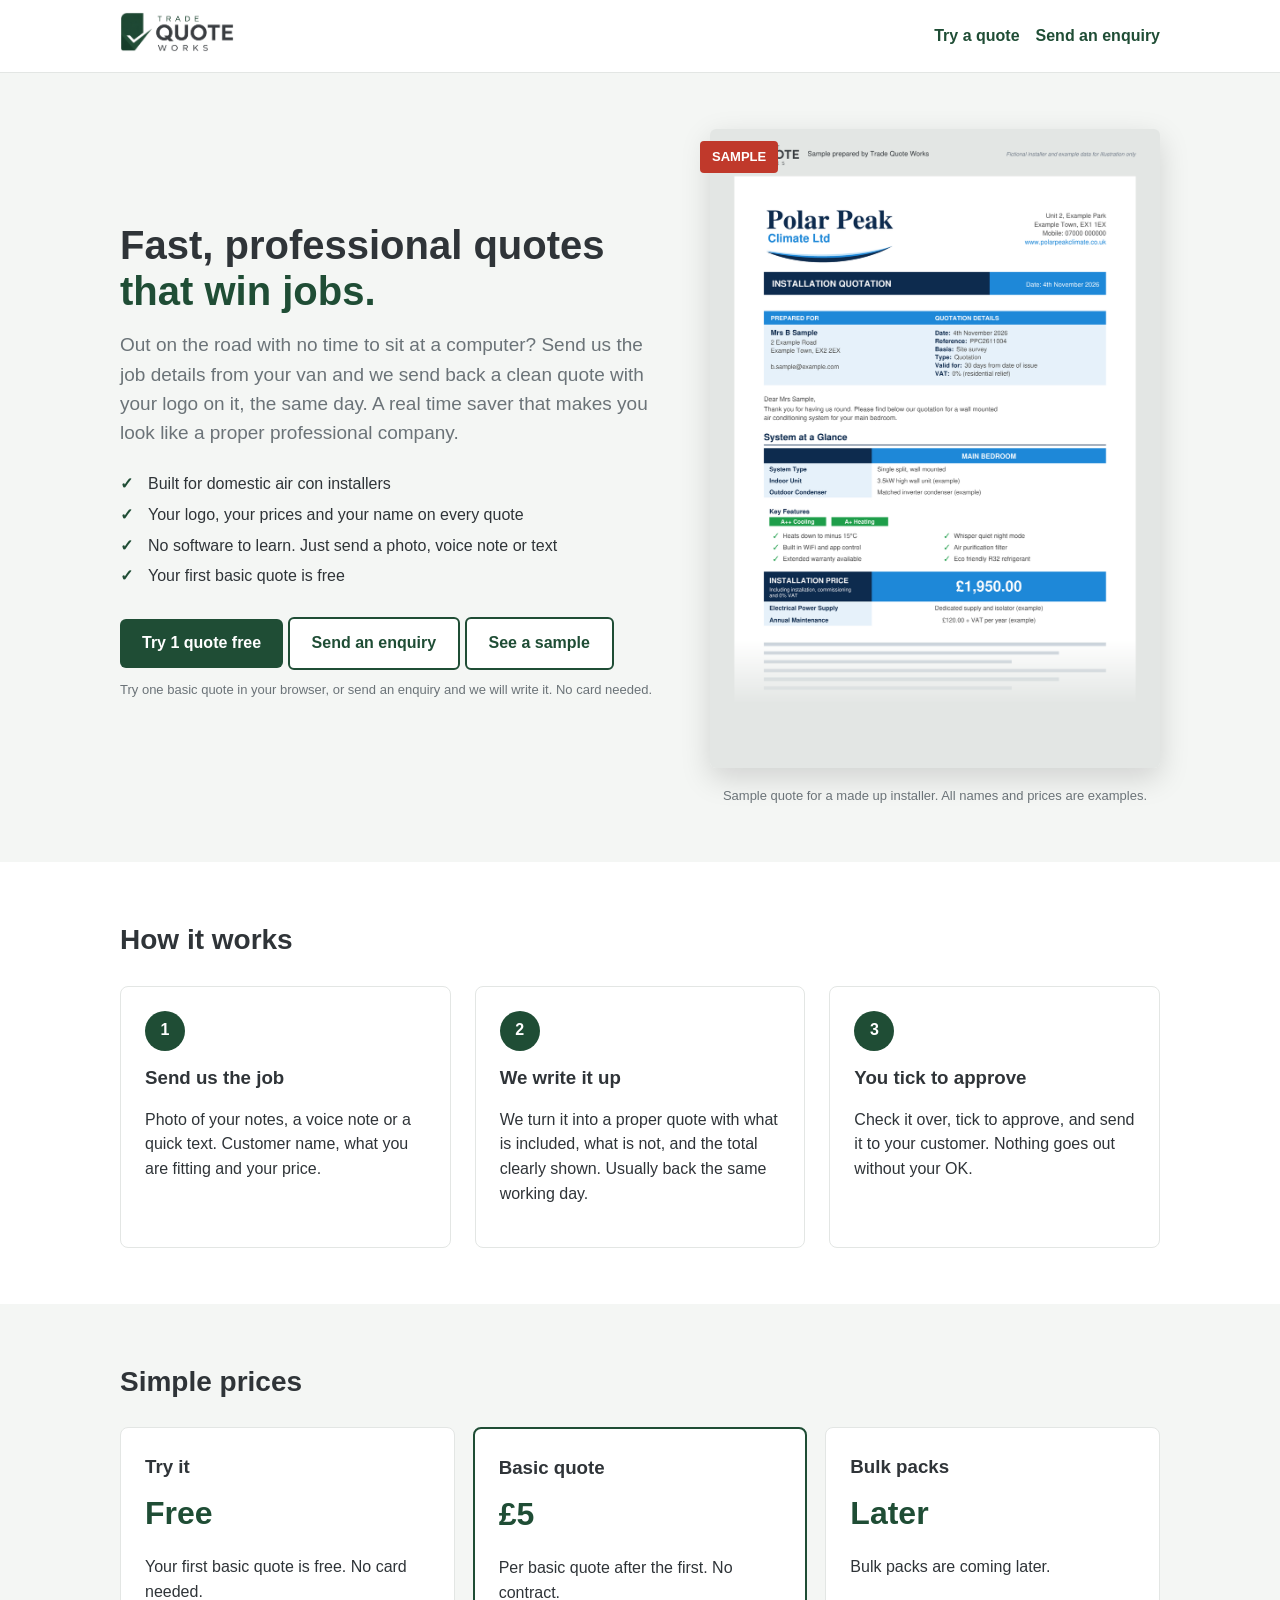
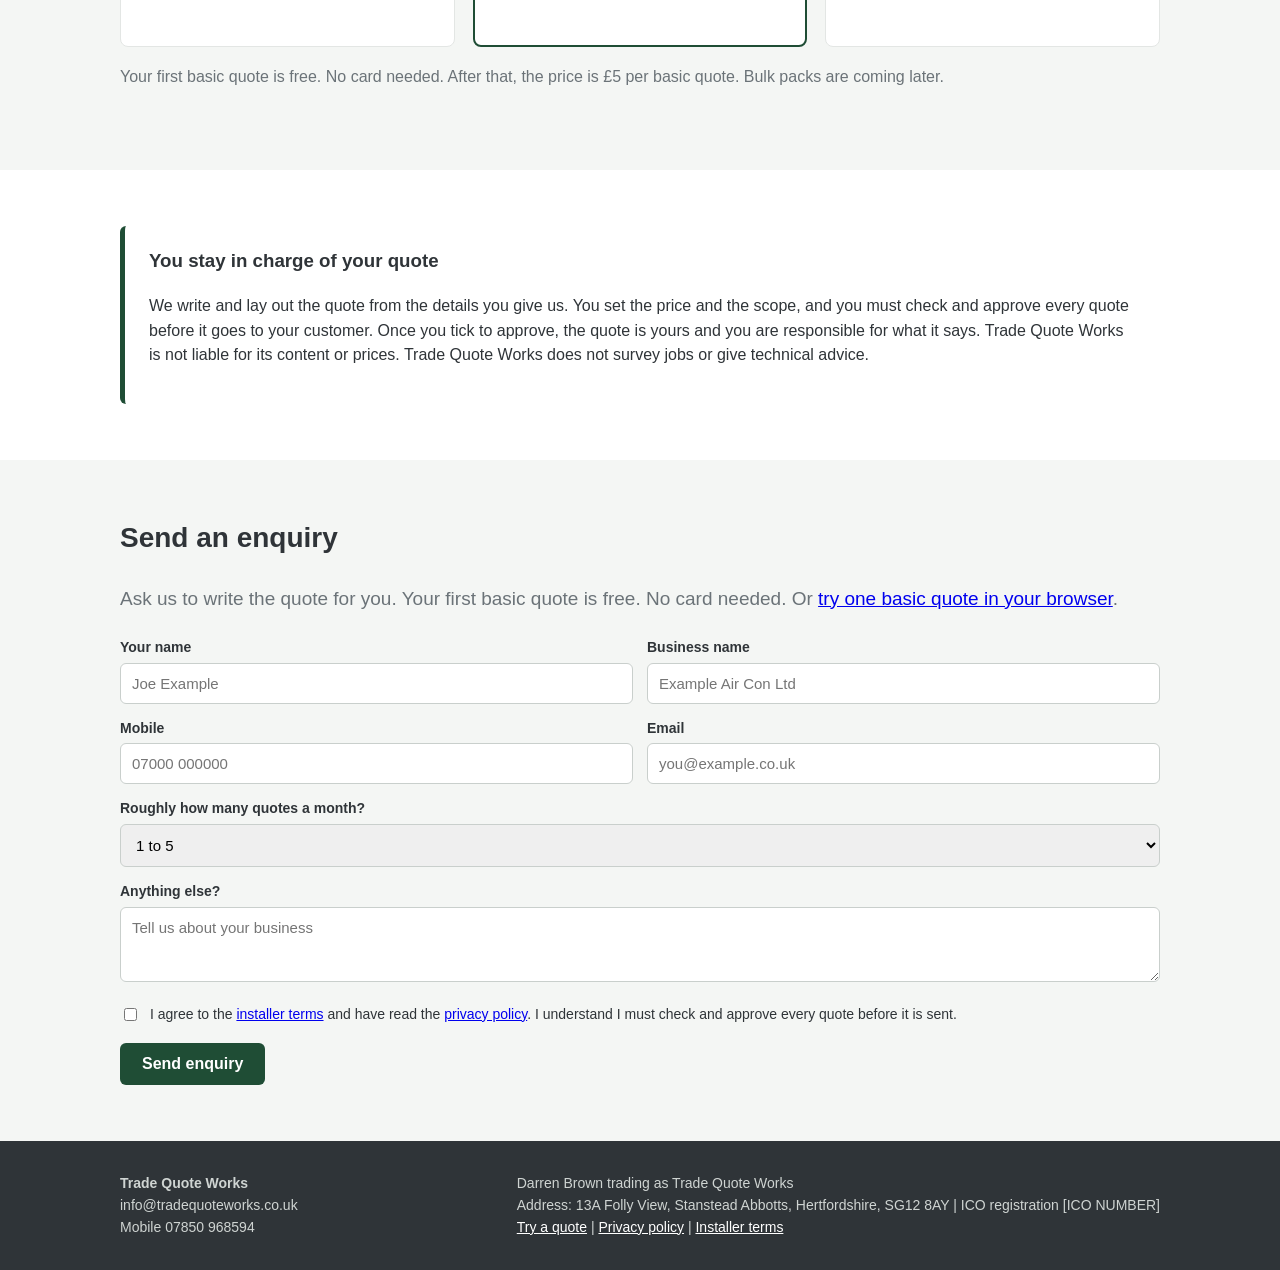
<file: index.html>
<!DOCTYPE html><html lang="en-GB"><head><meta charset="utf-8"><meta name="viewport" content="width=device-width,initial-scale=1">
<title>Trade Quote Works | Quotes written for air con installers</title>
<link rel="icon" href="favicon.svg" type="image/svg+xml">
<style>
:root{--g:#1F4D35;--g2:#2E6B4A;--c:#2F3438;--l:#6B7378;--bg:#F4F6F4}
*{box-sizing:border-box}body{margin:0;font-family:Arial,Helvetica,sans-serif;color:var(--c);line-height:1.55}
.w{max-width:1080px;margin:0 auto;padding:0 20px}
header{border-bottom:1px solid #e3e6e4;background:#fff}header .w{display:flex;align-items:center;justify-content:space-between;min-height:72px;gap:16px}
header img{height:40px}nav{display:flex;align-items:center;gap:16px;flex-wrap:wrap;justify-content:flex-end}nav a{color:var(--g);font-weight:bold;text-decoration:none}
.btn{display:inline-block;background:var(--g);color:#fff;padding:12px 22px;border-radius:6px;text-decoration:none;font-weight:bold;border:0;font-size:16px;cursor:pointer}
.btn.o{background:#fff;color:var(--g);border:2px solid var(--g)}
.hero{background:var(--bg);padding:56px 0}.hero .w{display:grid;grid-template-columns:1.1fr .9fr;gap:40px;align-items:center}
h1{font-size:40px;line-height:1.15;margin:0 0 16px;color:var(--c)}h1 span{color:var(--g)}h2{font-size:28px;margin:0 0 24px}
.lead{font-size:19px;color:var(--l);margin:0 0 24px}.ticks{list-style:none;padding:0;margin:0 0 28px}.ticks li{padding-left:28px;position:relative;margin:6px 0}
.ticks li:before{content:"\2713";position:absolute;left:0;color:var(--g);font-weight:bold}
.sample{position:relative}.sample img{width:100%;border-radius:6px;box-shadow:0 10px 30px rgba(0,0,0,.15)}
.tag{position:absolute;top:12px;left:-10px;background:#C0392B;color:#fff;font-weight:bold;padding:6px 12px;border-radius:4px;font-size:13px}
.cap{font-size:13px;color:var(--l);margin-top:10px;text-align:center}
section{padding:56px 0}.steps{display:grid;grid-template-columns:repeat(3,1fr);gap:24px}
.card{background:#fff;border:1px solid #e3e6e4;border-radius:8px;padding:24px}.num{width:40px;height:40px;border-radius:50%;background:var(--g);color:#fff;display:flex;align-items:center;justify-content:center;font-weight:bold;margin-bottom:12px}
.card h3{margin:0 0 8px}.alt{background:var(--bg)}.prices{display:grid;grid-template-columns:repeat(3,1fr);gap:18px}
.price{font-size:32px;font-weight:bold;color:var(--g);margin:8px 0}.pop{border:2px solid var(--g)}
.note{background:#fff;border-left:5px solid var(--g);padding:20px 24px;border-radius:6px}
form{display:grid;grid-template-columns:1fr 1fr;gap:14px}form .f{grid-column:1/-1}label{font-weight:bold;font-size:14px;display:block;margin-bottom:4px}
input,select,textarea{width:100%;padding:11px;border:1px solid #c9cfcc;border-radius:6px;font-size:15px;font-family:inherit}
.chk{display:flex;gap:10px;align-items:flex-start;font-weight:normal}.chk input{width:auto;margin-top:4px}
footer{background:var(--c);color:#cfd4d2;padding:32px 0;font-size:14px}footer .w{display:flex;justify-content:space-between;flex-wrap:wrap;gap:16px}
.mock{background:#FFF4D6;text-align:center;font-size:13px;padding:6px}
@media(max-width:760px){.hero .w,.steps,.prices,form{grid-template-columns:1fr}h1{font-size:30px}header img{height:32px}header .w{flex-wrap:wrap;padding-top:12px;padding-bottom:12px}nav{width:100%}}
</style></head><body>
<header><div class="w"><a href="index.html"><img src="logo_flat.png" alt="Trade Quote Works"></a><nav><a href="quote.html">Try a quote</a><a href="#enquiry">Send an enquiry</a></nav></div></header>
<div class="hero"><div class="w"><div>
<h1>Fast, professional quotes <span>that win jobs.</span></h1>
<p class="lead">Out on the road with no time to sit at a computer? Send us the job details from your van and we send back a clean quote with your logo on it, the same day. A real time saver that makes you look like a proper professional company.</p>
<ul class="ticks"><li>Built for domestic air con installers</li><li>Your logo, your prices and your name on every quote</li><li>No software to learn. Just send a photo, voice note or text</li><li>Your first basic quote is free</li></ul>
<a class="btn" href="quote.html">Try 1 quote free</a> <a class="btn o" href="#enquiry">Send an enquiry</a> <a class="btn o" href="#sample">See a sample</a>
<p class="cap" style="text-align:left">Try one basic quote in your browser, or send an enquiry and we will write it. No card needed.</p></div>
<div class="sample" id="sample"><span class="tag">SAMPLE</span><img src="sample_quote.png" alt="Sample quote for a fictional installer"><div class="cap">Sample quote for a made up installer. All names and prices are examples.</div></div>
</div></div>
<section><div class="w"><h2>How it works</h2><div class="steps">
<div class="card"><div class="num">1</div><h3>Send us the job</h3><p>Photo of your notes, a voice note or a quick text. Customer name, what you are fitting and your price.</p></div>
<div class="card"><div class="num">2</div><h3>We write it up</h3><p>We turn it into a proper quote with what is included, what is not, and the total clearly shown. Usually back the same working day.</p></div>
<div class="card"><div class="num">3</div><h3>You tick to approve</h3><p>Check it over, tick to approve, and send it to your customer. Nothing goes out without your OK.</p></div>
</div></div></section>
<section class="alt"><div class="w"><h2>Simple prices</h2><div class="prices">
<div class="card"><h3>Try it</h3><div class="price">Free</div><p>Your first basic quote is free. No card needed.</p></div>
<div class="card pop"><h3>Basic quote</h3><div class="price">£5</div><p>Per basic quote after the first. No contract.</p></div>
<div class="card"><h3>Bulk packs</h3><div class="price">Later</div><p>Bulk packs are coming later.</p></div>
</div><p class="lead" style="margin-top:18px;font-size:16px">Your first basic quote is free. No card needed. After that, the price is £5 per basic quote. Bulk packs are coming later.</p></div></section>
<section><div class="w"><div class="note"><h3 style="margin-top:0">You stay in charge of your quote</h3><p>We write and lay out the quote from the details you give us. You set the price and the scope, and you must check and approve every quote before it goes to your customer. Once you tick to approve, the quote is yours and you are responsible for what it says. Trade Quote Works is not liable for its content or prices. Trade Quote Works does not survey jobs or give technical advice.</p></div></div></section>
<section class="alt" id="enquiry"><div class="w"><h2>Send an enquiry</h2>
<p class="lead">Ask us to write the quote for you. Your first basic quote is free. No card needed. Or <a href="quote.html">try one basic quote in your browser</a>.</p>
<form action="https://api.web3forms.com/submit" method="POST">
<input type="hidden" name="access_key" value="588704e4-e474-4f9c-bc24-c46c38b32498">
<input type="hidden" name="subject" value="New Trade Quote Works enquiry">
<input type="hidden" name="from_name" value="Trade Quote Works website">
<input type="hidden" name="redirect" value="https://tradequoteworks.co.uk/thanks.html">
<input type="checkbox" name="botcheck" tabindex="-1" autocomplete="off" style="display:none" aria-hidden="true">
<div><label>Your name</label><input name="name" required placeholder="Joe Example"></div><div><label>Business name</label><input name="business" placeholder="Example Air Con Ltd"></div>
<div><label>Mobile</label><input name="phone" type="tel" placeholder="07000 000000"></div><div><label>Email</label><input name="email" type="email" required placeholder="you@example.co.uk"></div>
<div class="f"><label>Roughly how many quotes a month?</label><select name="quotes_per_month"><option>1 to 5</option><option>6 to 15</option><option>More than 15</option></select></div>
<div class="f"><label>Anything else?</label><textarea name="message" rows="3" placeholder="Tell us about your business"></textarea></div>
<div class="f"><label class="chk"><input type="checkbox" name="consent" value="yes" required><span>I agree to the <a href="terms.html">installer terms</a> and have read the <a href="privacy.html">privacy policy</a>. I understand I must check and approve every quote before it is sent.</span></label></div>
<div class="f"><button class="btn" type="submit">Send enquiry</button></div></form></div></section>
<footer><div class="w"><div><strong>Trade Quote Works</strong><br>info@tradequoteworks.co.uk<br>Mobile 07850 968594</div><div>Darren Brown trading as Trade Quote Works<br>Address: 13A Folly View, Stanstead Abbotts, Hertfordshire, SG12 8AY | ICO registration [ICO NUMBER]<br><a href="quote.html" style="color:#fff">Try a quote</a> | <a href="privacy.html" style="color:#fff">Privacy policy</a> | <a href="terms.html" style="color:#fff">Installer terms</a></div></div></footer>
</body></html>
</file>
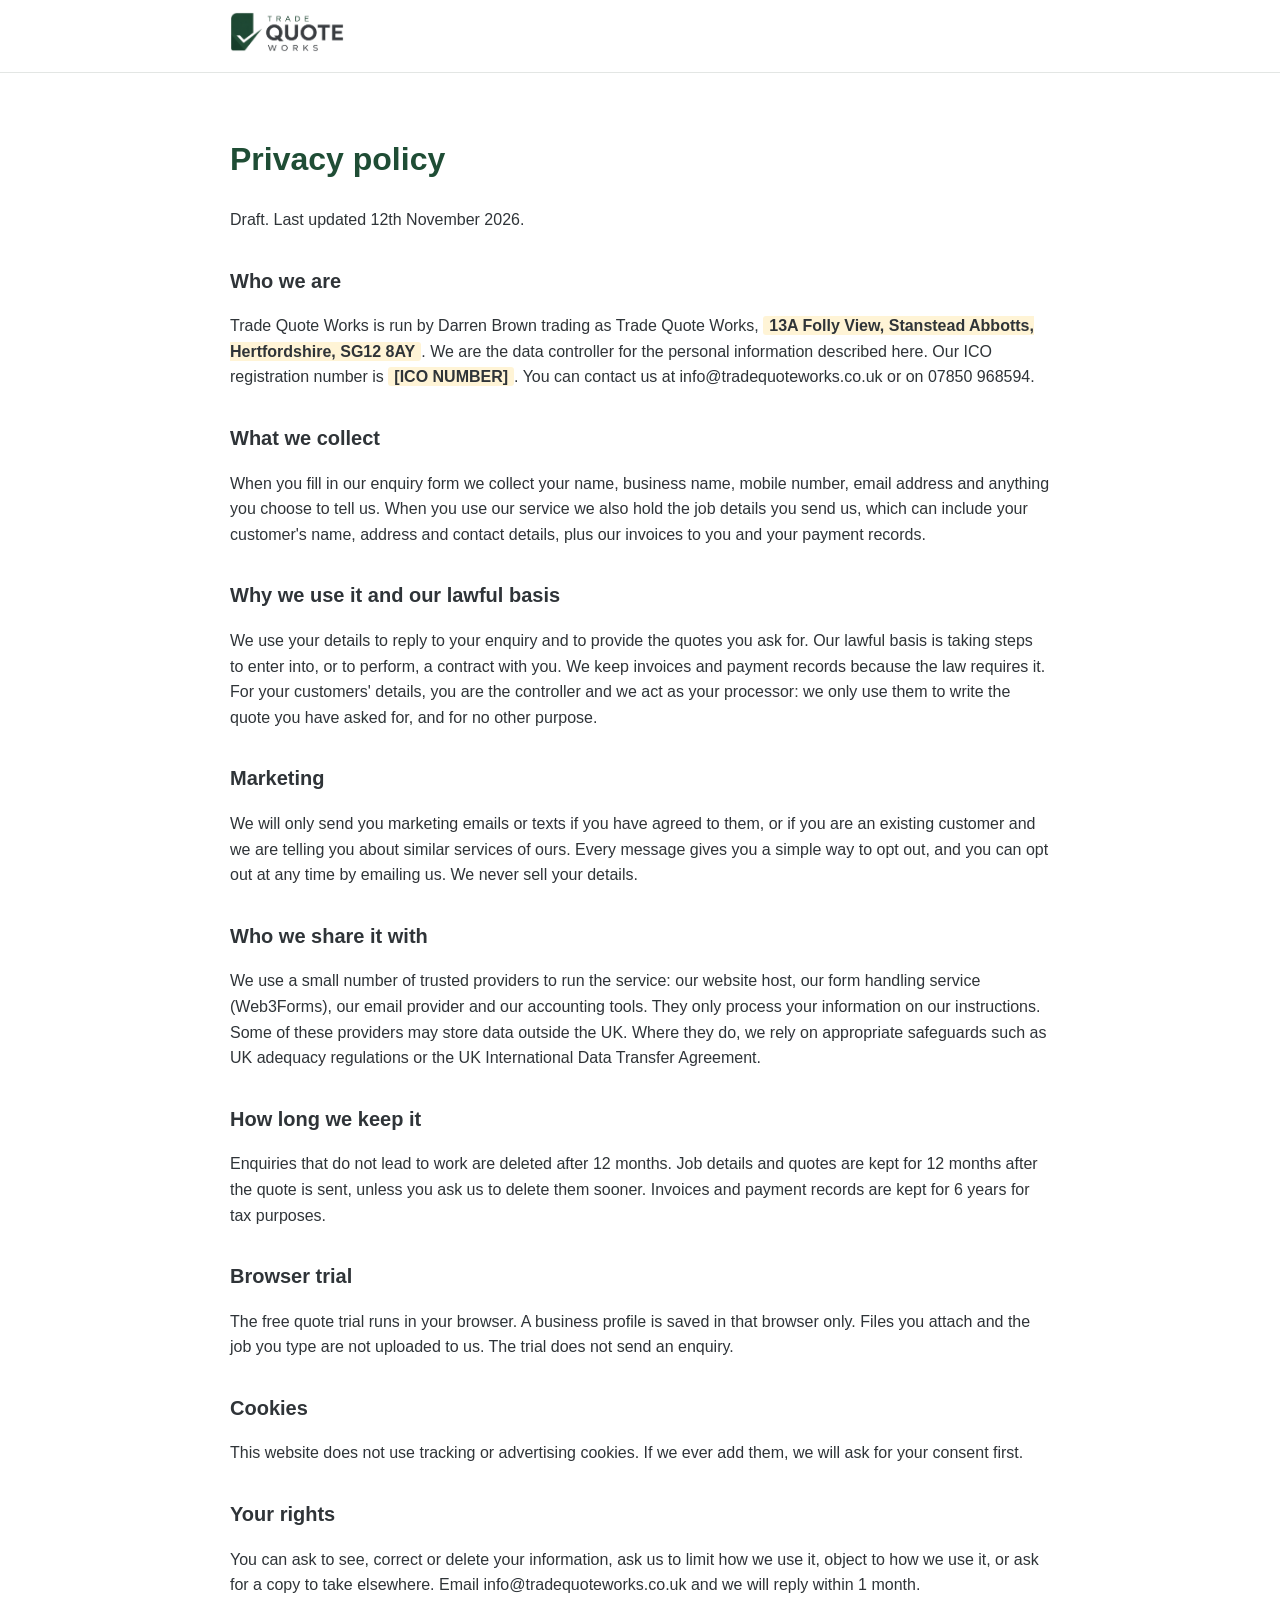
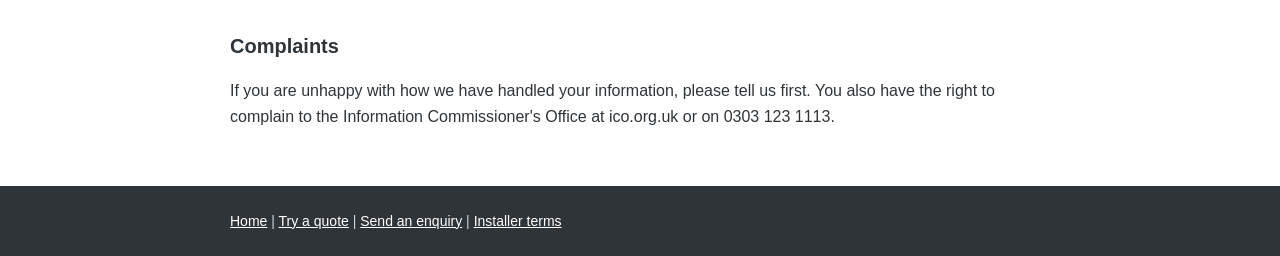
<file: privacy.html>
<!DOCTYPE html><html lang="en-GB"><head><meta charset="utf-8"><meta name="viewport" content="width=device-width,initial-scale=1"><title>Privacy policy | Trade Quote Works</title><link rel="icon" href="favicon.svg" type="image/svg+xml"><link rel="stylesheet" href="style.css"></head><body>
<header><div class="w"><a href="index.html"><img src="logo_flat.png" alt="Trade Quote Works"></a></div></header><main><div class="w">
<h1>Privacy policy</h1><p>Draft. Last updated 12th November 2026.</p>
<h2>Who we are</h2><p>Trade Quote Works is run by Darren Brown trading as Trade Quote Works, <span class="ph">13A Folly View, Stanstead Abbotts, Hertfordshire, SG12 8AY</span>. We are the data controller for the personal information described here. Our ICO registration number is <span class="ph">[ICO NUMBER]</span>. You can contact us at info@tradequoteworks.co.uk or on 07850 968594.</p>
<h2>What we collect</h2><p>When you fill in our enquiry form we collect your name, business name, mobile number, email address and anything you choose to tell us. When you use our service we also hold the job details you send us, which can include your customer's name, address and contact details, plus our invoices to you and your payment records.</p>
<h2>Why we use it and our lawful basis</h2><p>We use your details to reply to your enquiry and to provide the quotes you ask for. Our lawful basis is taking steps to enter into, or to perform, a contract with you. We keep invoices and payment records because the law requires it. For your customers' details, you are the controller and we act as your processor: we only use them to write the quote you have asked for, and for no other purpose.</p>
<h2>Marketing</h2><p>We will only send you marketing emails or texts if you have agreed to them, or if you are an existing customer and we are telling you about similar services of ours. Every message gives you a simple way to opt out, and you can opt out at any time by emailing us. We never sell your details.</p>
<h2>Who we share it with</h2><p>We use a small number of trusted providers to run the service: our website host, our form handling service (Web3Forms), our email provider and our accounting tools. They only process your information on our instructions. Some of these providers may store data outside the UK. Where they do, we rely on appropriate safeguards such as UK adequacy regulations or the UK International Data Transfer Agreement.</p>
<h2>How long we keep it</h2><p>Enquiries that do not lead to work are deleted after 12 months. Job details and quotes are kept for 12 months after the quote is sent, unless you ask us to delete them sooner. Invoices and payment records are kept for 6 years for tax purposes.</p>
<h2>Browser trial</h2><p>The free quote trial runs in your browser. A business profile is saved in that browser only. Files you attach and the job you type are not uploaded to us. The trial does not send an enquiry.</p>
<h2>Cookies</h2><p>This website does not use tracking or advertising cookies. If we ever add them, we will ask for your consent first.</p>
<h2>Your rights</h2><p>You can ask to see, correct or delete your information, ask us to limit how we use it, object to how we use it, or ask for a copy to take elsewhere. Email info@tradequoteworks.co.uk and we will reply within 1 month.</p>
<h2>Complaints</h2><p>If you are unhappy with how we have handled your information, please tell us first. You also have the right to complain to the Information Commissioner's Office at ico.org.uk or on 0303 123 1113.</p>
</div></main><footer><div class="w"><a href="index.html">Home</a> | <a href="quote.html">Try a quote</a> | <a href="index.html#enquiry">Send an enquiry</a> | <a href="terms.html">Installer terms</a></div></footer></body></html>
</file>
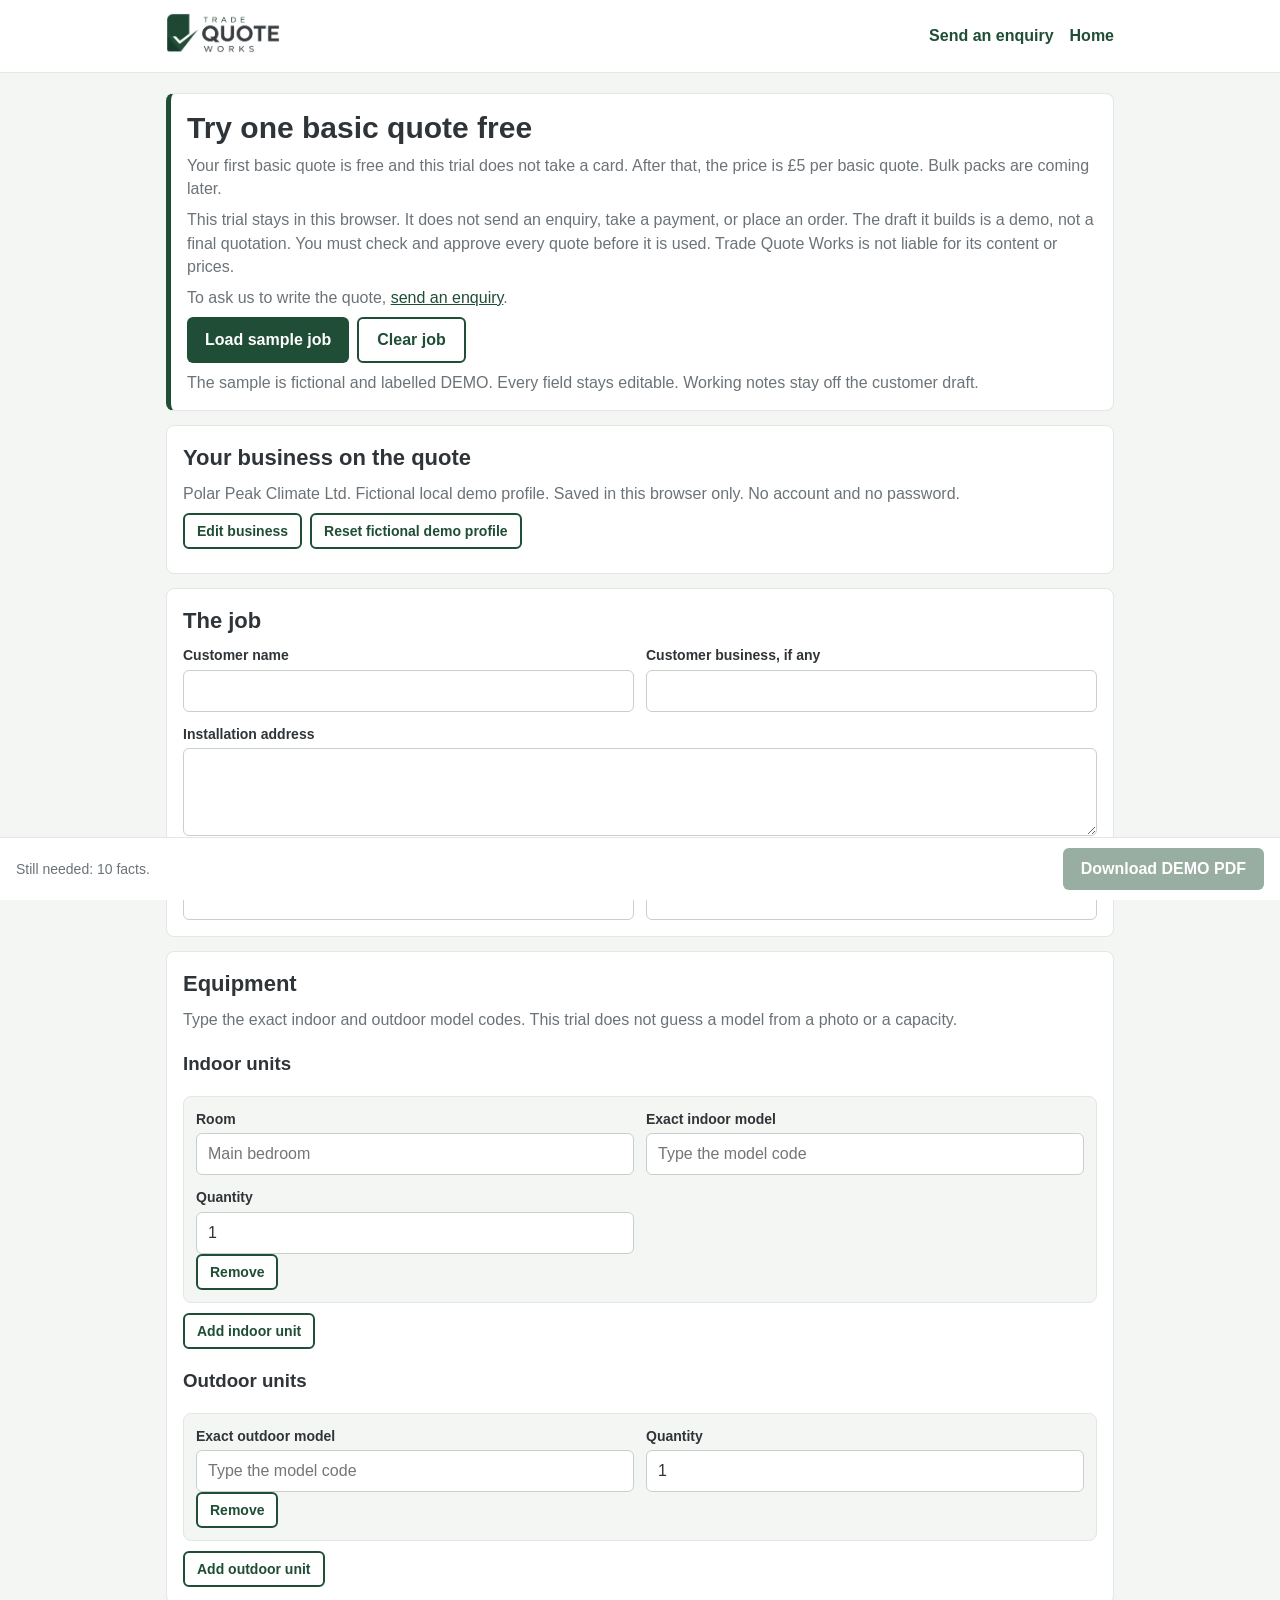
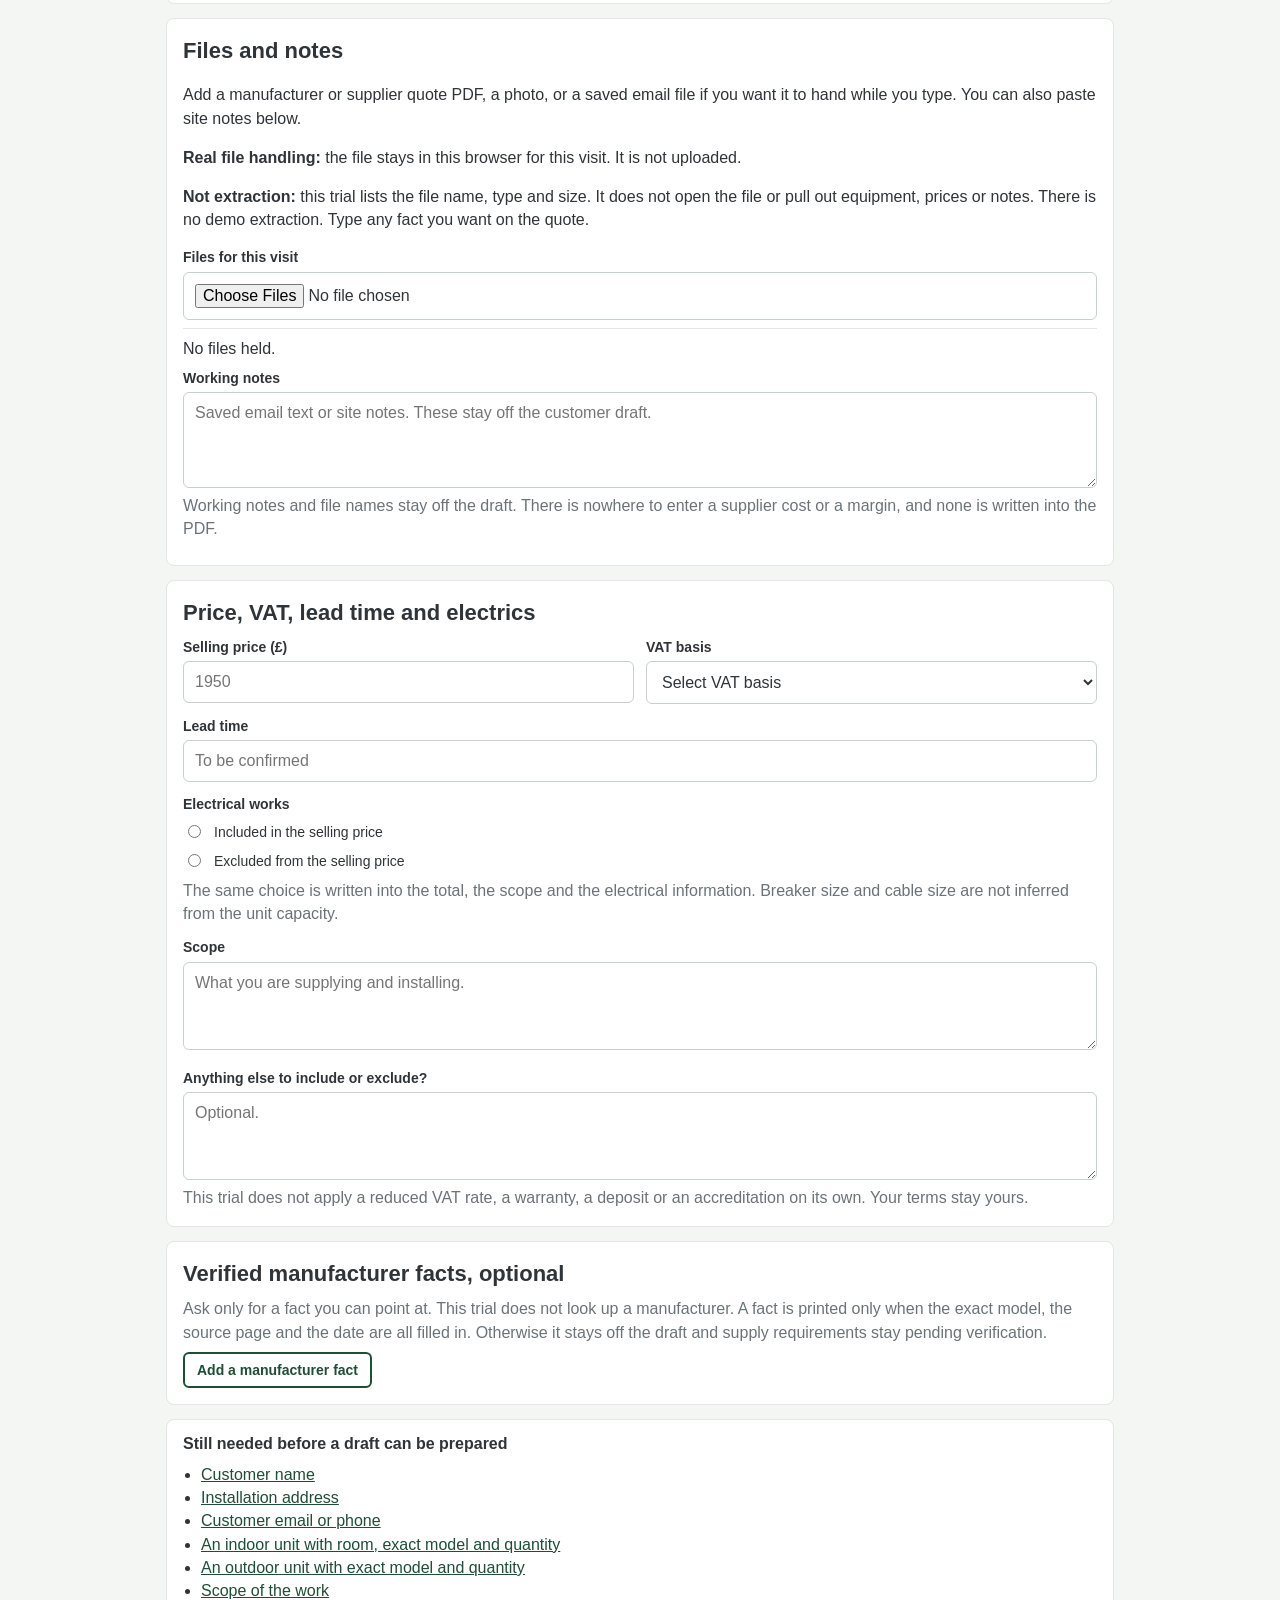
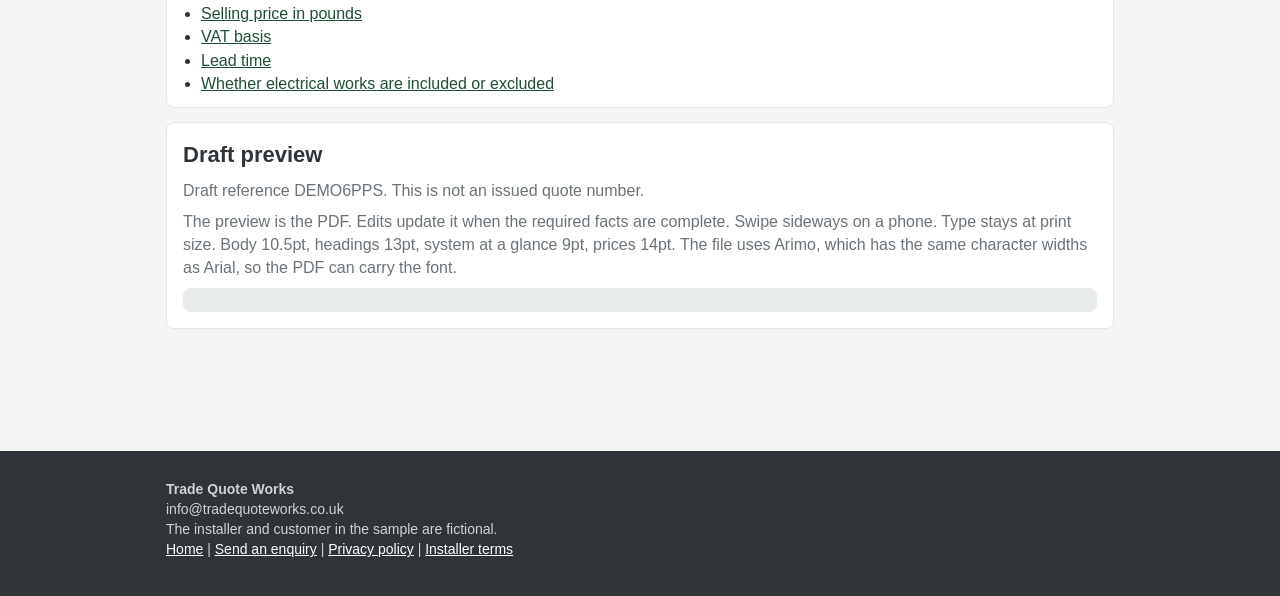
<file: quote.html>
<!DOCTYPE html>
<html lang="en-GB">
<head>
<meta charset="utf-8">
<meta name="viewport" content="width=device-width, initial-scale=1">
<title>Free quote trial | Trade Quote Works</title>
<link rel="icon" href="favicon.svg" type="image/svg+xml">
<link rel="stylesheet" href="quote.css">
</head>
<body>
<header>
  <div class="w">
    <a href="index.html"><img src="logo_flat.png" alt="Trade Quote Works"></a>
    <nav>
      <a class="home" href="index.html#enquiry">Send an enquiry</a>
      <a class="home" href="index.html">Home</a>
    </nav>
  </div>
</header>
<main>
  <div class="w">
    <section class="card trial">
      <h1>Try one basic quote free</h1>
      <p>Your first basic quote is free and this trial does not take a card. After that, the price is £5 per basic quote. Bulk packs are coming later.</p>
      <p>This trial stays in this browser. It does not send an enquiry, take a payment, or place an order. The draft it builds is a demo, not a final quotation. You must check and approve every quote before it is used. Trade Quote Works is not liable for its content or prices.</p>
      <p>To ask us to write the quote, <a href="index.html#enquiry">send an enquiry</a>.</p>
      <div class="actions">
        <button class="btn" type="button" id="load-sample">Load sample job</button>
        <button class="btn secondary" type="button" id="clear-job">Clear job</button>
      </div>
      <p class="hint">The sample is fictional and labelled DEMO. Every field stays editable. Working notes stay off the customer draft.</p>
    </section>

    <section class="card" id="profile">
      <h2>Your business on the quote</h2>
      <p id="profile-label" class="hint"></p>
      <div class="actions">
        <button class="btn secondary small" type="button" id="profile-toggle">Edit business</button>
        <button class="btn secondary small" type="button" id="profile-reset">Reset fictional demo profile</button>
      </div>
      <div id="profile-fields" hidden>
        <div class="grid">
          <div class="full"><label for="profile-name">Business name</label><input id="profile-name" autocomplete="organization"></div>
          <div class="full"><label for="profile-address">Business address</label><textarea id="profile-address" rows="3" autocomplete="street-address"></textarea></div>
          <div><label for="profile-phone">Phone</label><input id="profile-phone" type="tel" autocomplete="tel"></div>
          <div><label for="profile-email">Email</label><input id="profile-email" type="email" autocomplete="email"></div>
          <div class="full">
            <label for="profile-logo">Logo, optional PNG or JPEG</label>
            <input id="profile-logo" type="file" accept="image/png,image/jpeg">
            <img id="logo-preview" class="logo-preview" alt="" hidden>
            <p class="hint">The logo is read so it can be placed on the draft. It is saved in this browser only when it is small enough. There is no account and no password.</p>
          </div>
        </div>
      </div>
    </section>

    <section class="card">
      <h2>The job</h2>
      <div class="grid">
        <div><label for="cust-person">Customer name</label><input id="cust-person" autocomplete="name"></div>
        <div><label for="cust-business">Customer business, if any</label><input id="cust-business" autocomplete="organization"></div>
        <div class="full"><label for="cust-address">Installation address</label><textarea id="cust-address" rows="3" autocomplete="street-address"></textarea></div>
        <div><label for="cust-email">Email</label><input id="cust-email" type="email" autocomplete="email"></div>
        <div><label for="cust-phone">Phone</label><input id="cust-phone" type="tel" autocomplete="tel"></div>
      </div>
    </section>

    <section class="card">
      <h2>Equipment</h2>
      <p class="hint">Type the exact indoor and outdoor model codes. This trial does not guess a model from a photo or a capacity.</p>
      <h3>Indoor units</h3>
      <div id="indoor-list"></div>
      <button class="btn secondary small" type="button" id="add-indoor">Add indoor unit</button>
      <h3>Outdoor units</h3>
      <div id="outdoor-list"></div>
      <button class="btn secondary small" type="button" id="add-outdoor">Add outdoor unit</button>
    </section>

    <section class="card" id="files">
      <h2>Files and notes</h2>
      <p>Add a manufacturer or supplier quote PDF, a photo, or a saved email file if you want it to hand while you type. You can also paste site notes below.</p>
      <p><strong>Real file handling:</strong> the file stays in this browser for this visit. It is not uploaded.</p>
      <p><strong>Not extraction:</strong> this trial lists the file name, type and size. It does not open the file or pull out equipment, prices or notes. There is no demo extraction. Type any fact you want on the quote.</p>
      <label for="job-files">Files for this visit</label>
      <input id="job-files" type="file" multiple accept="application/pdf,image/*,.eml,.txt,.msg">
      <ul class="files" id="file-list"></ul>
      <label for="notes">Working notes</label>
      <textarea id="notes" rows="4" placeholder="Saved email text or site notes. These stay off the customer draft."></textarea>
      <p class="checkline">Working notes and file names stay off the draft. There is nowhere to enter a supplier cost or a margin, and none is written into the PDF.</p>
    </section>

    <section class="card">
      <h2>Price, VAT, lead time and electrics</h2>
      <div class="grid">
        <div><label for="price">Selling price (£)</label><input id="price" inputmode="decimal" placeholder="1950"></div>
        <div>
          <label for="vat">VAT basis</label>
          <select id="vat">
            <option value="">Select VAT basis</option>
            <option value="including20">Including VAT at 20%</option>
            <option value="excluding20">Excluding VAT at 20%</option>
            <option value="confirm">VAT basis to be confirmed</option>
          </select>
        </div>
        <div class="full"><label for="lead">Lead time</label><input id="lead" placeholder="To be confirmed"></div>
        <div class="full">
          <span class="lbl" id="electrical">Electrical works</span>
          <label class="choice"><input type="radio" name="electrical" value="included"> <span>Included in the selling price</span></label>
          <label class="choice"><input type="radio" name="electrical" value="excluded"> <span>Excluded from the selling price</span></label>
          <p class="hint">The same choice is written into the total, the scope and the electrical information. Breaker size and cable size are not inferred from the unit capacity.</p>
        </div>
        <div class="full"><label for="scope">Scope</label><textarea id="scope" placeholder="What you are supplying and installing."></textarea></div>
        <div class="full"><label for="anything">Anything else to include or exclude?</label><textarea id="anything" placeholder="Optional."></textarea></div>
      </div>
      <p class="hint">This trial does not apply a reduced VAT rate, a warranty, a deposit or an accreditation on its own. Your terms stay yours.</p>
    </section>

    <section class="card">
      <h2>Verified manufacturer facts, optional</h2>
      <p class="hint">Ask only for a fact you can point at. This trial does not look up a manufacturer. A fact is printed only when the exact model, the source page and the date are all filled in. Otherwise it stays off the draft and supply requirements stay pending verification.</p>
      <div id="fact-list"></div>
      <button class="btn secondary small" type="button" id="add-fact">Add a manufacturer fact</button>
    </section>

    <div id="missing" class="missing" hidden></div>
    <div id="warnings" class="warn" hidden></div>

    <section class="card" id="preview-section">
      <h2>Draft preview</h2>
      <p id="ref-line" class="hint"></p>
      <p class="hint">The preview is the PDF. Edits update it when the required facts are complete. Swipe sideways on a phone. Type stays at print size. Body 10.5pt, headings 13pt, system at a glance 9pt, prices 14pt. The file uses Arimo, which has the same character widths as Arial, so the PDF can carry the font.</p>
      <div id="preview" class="preview-scroll" aria-live="polite"></div>
    </section>
  </div>
</main>
<div class="dock">
  <p id="dock-status">Add the missing facts, or load the sample job.</p>
  <button class="btn" type="button" id="download" disabled>Download DEMO PDF</button>
</div>
<footer>
  <div class="w">
    <strong>Trade Quote Works</strong><br>
    info@tradequoteworks.co.uk<br>
    The installer and customer in the sample are fictional.<br>
    <a href="index.html">Home</a> | <a href="index.html#enquiry">Send an enquiry</a> | <a href="privacy.html">Privacy policy</a> | <a href="terms.html">Installer terms</a>
  </div>
</footer>
<script src="vendor/pdf-lib.min.js"></script>
<script src="vendor/fontkit.umd.min.js"></script>
<script src="vendor/pdf.min.js"></script>
<script src="quote-model.js"></script>
<script src="quote-pdf.js"></script>
<script src="quote-app.js"></script>
</body>
</html>
</file>
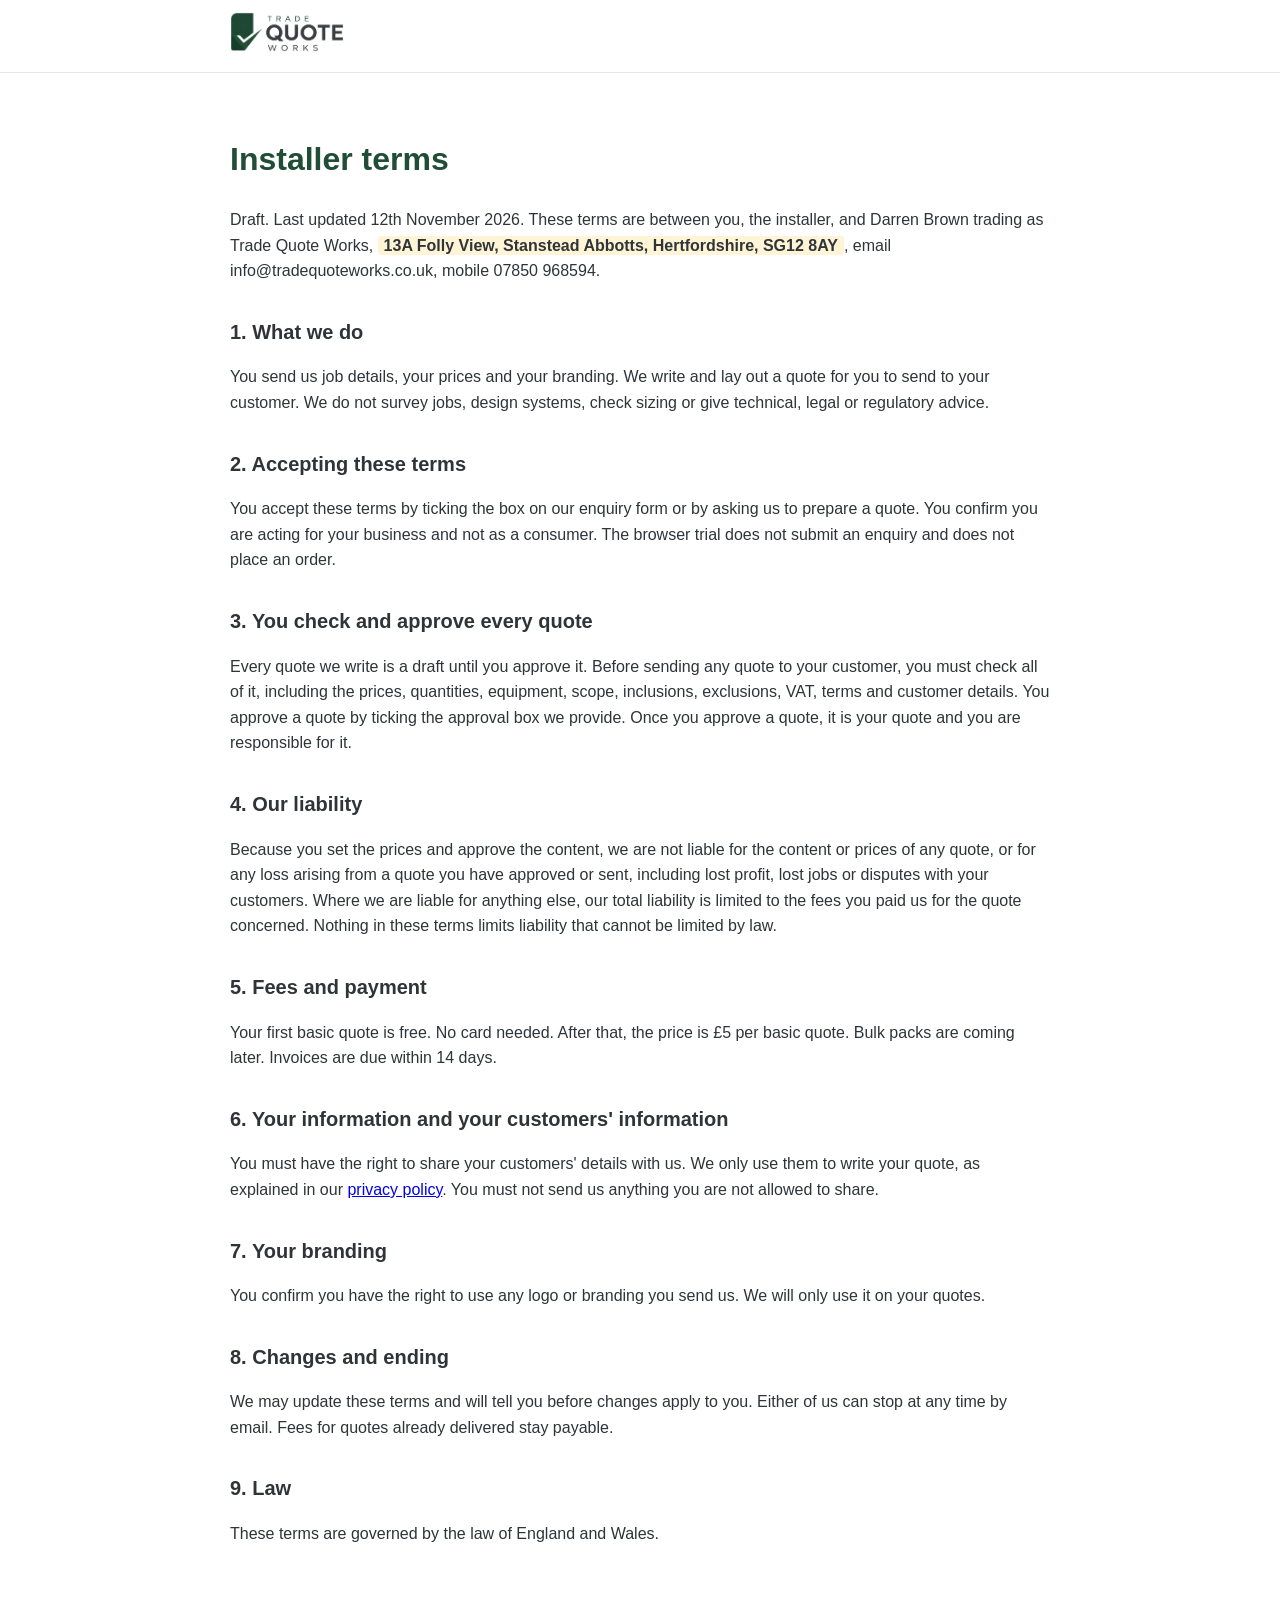
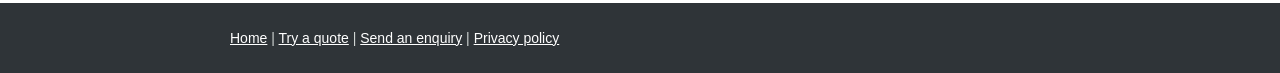
<file: terms.html>
<!DOCTYPE html><html lang="en-GB"><head><meta charset="utf-8"><meta name="viewport" content="width=device-width,initial-scale=1"><title>Installer terms | Trade Quote Works</title><link rel="icon" href="favicon.svg" type="image/svg+xml"><link rel="stylesheet" href="style.css"></head><body>
<header><div class="w"><a href="index.html"><img src="logo_flat.png" alt="Trade Quote Works"></a></div></header><main><div class="w">
<h1>Installer terms</h1><p>Draft. Last updated 12th November 2026. These terms are between you, the installer, and Darren Brown trading as Trade Quote Works, <span class="ph">13A Folly View, Stanstead Abbotts, Hertfordshire, SG12 8AY</span>, email info@tradequoteworks.co.uk, mobile 07850 968594.</p>
<h2>1. What we do</h2><p>You send us job details, your prices and your branding. We write and lay out a quote for you to send to your customer. We do not survey jobs, design systems, check sizing or give technical, legal or regulatory advice.</p>
<h2>2. Accepting these terms</h2><p>You accept these terms by ticking the box on our enquiry form or by asking us to prepare a quote. You confirm you are acting for your business and not as a consumer. The browser trial does not submit an enquiry and does not place an order.</p>
<h2>3. You check and approve every quote</h2><p>Every quote we write is a draft until you approve it. Before sending any quote to your customer, you must check all of it, including the prices, quantities, equipment, scope, inclusions, exclusions, VAT, terms and customer details. You approve a quote by ticking the approval box we provide. Once you approve a quote, it is your quote and you are responsible for it.</p>
<h2>4. Our liability</h2><p>Because you set the prices and approve the content, we are not liable for the content or prices of any quote, or for any loss arising from a quote you have approved or sent, including lost profit, lost jobs or disputes with your customers. Where we are liable for anything else, our total liability is limited to the fees you paid us for the quote concerned. Nothing in these terms limits liability that cannot be limited by law.</p>
<h2>5. Fees and payment</h2><p>Your first basic quote is free. No card needed. After that, the price is £5 per basic quote. Bulk packs are coming later. Invoices are due within 14 days.</p>
<h2>6. Your information and your customers' information</h2><p>You must have the right to share your customers' details with us. We only use them to write your quote, as explained in our <a href="privacy.html">privacy policy</a>. You must not send us anything you are not allowed to share.</p>
<h2>7. Your branding</h2><p>You confirm you have the right to use any logo or branding you send us. We will only use it on your quotes.</p>
<h2>8. Changes and ending</h2><p>We may update these terms and will tell you before changes apply to you. Either of us can stop at any time by email. Fees for quotes already delivered stay payable.</p>
<h2>9. Law</h2><p>These terms are governed by the law of England and Wales.</p>
</div></main><footer><div class="w"><a href="index.html">Home</a> | <a href="quote.html">Try a quote</a> | <a href="index.html#enquiry">Send an enquiry</a> | <a href="privacy.html">Privacy policy</a></div></footer></body></html>
</file>
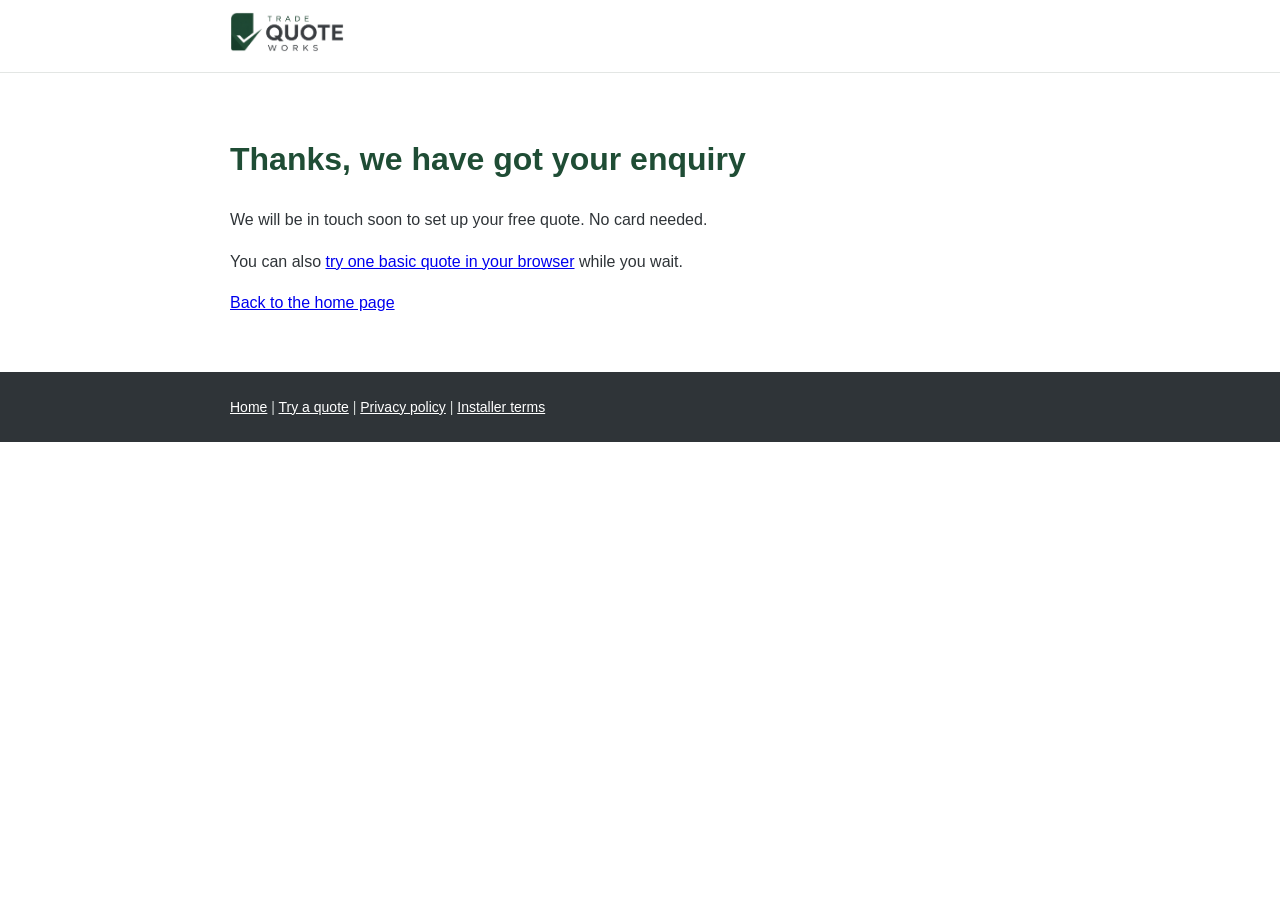
<file: thanks.html>
<!DOCTYPE html><html lang="en-GB"><head><meta charset="utf-8"><meta name="viewport" content="width=device-width,initial-scale=1"><title>Thanks | Trade Quote Works</title><link rel="icon" href="favicon.svg" type="image/svg+xml"><link rel="stylesheet" href="style.css"></head><body><header><div class="w"><a href="index.html"><img src="logo_flat.png" alt="Trade Quote Works"></a></div></header><main><div class="w"><h1>Thanks, we have got your enquiry</h1><p>We will be in touch soon to set up your free quote. No card needed.</p><p>You can also <a href="quote.html">try one basic quote in your browser</a> while you wait.</p><p><a href="index.html">Back to the home page</a></p></div></main><footer><div class="w"><a href="index.html">Home</a> | <a href="quote.html">Try a quote</a> | <a href="privacy.html">Privacy policy</a> | <a href="terms.html">Installer terms</a></div></footer></body></html>
</file>
<file: style.css>
:root{--g:#1F4D35;--c:#2F3438;--l:#6B7378;--bg:#F4F6F4}
*{box-sizing:border-box}body{margin:0;font-family:Arial,Helvetica,sans-serif;color:var(--c);line-height:1.6}
.w{max-width:860px;margin:0 auto;padding:0 20px}header{border-bottom:1px solid #e3e6e4}header .w{height:72px;display:flex;align-items:center}header img{height:40px}
main{padding:40px 0}h1{color:var(--g)}h2{font-size:20px;margin-top:32px}.ph{background:#FFF4D6;padding:1px 6px;border-radius:3px;font-weight:bold}
footer{background:var(--c);color:#cfd4d2;padding:24px 0;font-size:14px}footer a{color:#fff}
</file>
<file: quote.css>
:root { --g:#1F4D35; --g2:#2E6B4A; --c:#2F3438; --l:#6B7378; --bg:#F4F6F4; --line:#e3e6e4; }
* { box-sizing: border-box; }
body { margin: 0; font-family: Arial, Helvetica, sans-serif; color: var(--c); line-height: 1.45; background: var(--bg); }
.w { max-width: 980px; margin: 0 auto; padding: 0 16px; }
header { background: #fff; border-bottom: 1px solid var(--line); }
header .w { display: flex; align-items: center; justify-content: space-between; min-height: 72px; gap: 12px; }
header img { height: 40px; width: auto; }
header nav { display: flex; gap: 16px; align-items: center; flex-wrap: wrap; justify-content: flex-end; }
header a.home { color: var(--g); font-weight: bold; text-decoration: none; }
a { color: var(--g); }
main { padding: 20px 0 108px; }
h1 { font-size: 30px; line-height: 1.2; margin: 0 0 8px; }
h2 { font-size: 22px; margin: 0 0 8px; }
.card { background: #fff; border: 1px solid var(--line); border-radius: 8px; padding: 16px; margin: 0 0 14px; }
.trial { background: #fff; border-left: 5px solid var(--g); }
.trial p, .hint, .checkline { margin: 0 0 8px; color: var(--l); }
.trial p:last-child, .hint:last-child { margin-bottom: 0; }
.btn, button.btn { display: inline-block; background: var(--g); color: #fff; padding: 12px 18px; border-radius: 6px; text-decoration: none; font-weight: bold; border: 0; font-size: 16px; cursor: pointer; font-family: inherit; }
.btn.secondary { background: #fff; color: var(--g); border: 2px solid var(--g); }
.btn.small { padding: 8px 12px; font-size: 14px; }
.btn:disabled { opacity: 0.45; cursor: not-allowed; }
.actions { display: flex; flex-wrap: wrap; gap: 8px; margin: 8px 0; }
label, .lbl { font-weight: bold; font-size: 14px; display: block; margin: 0 0 4px; }
.grid { display: grid; grid-template-columns: 1fr 1fr; gap: 12px; }
.full { grid-column: 1 / -1; }
input, select, textarea { width: 100%; padding: 11px; border: 1px solid #c9cfcc; border-radius: 6px; font-size: 16px; font-family: inherit; color: var(--c); background: #fff; }
textarea { min-height: 88px; resize: vertical; }
.unit, .fact { border: 1px solid var(--line); border-radius: 8px; padding: 12px; margin: 0 0 10px; background: var(--bg); }
.choice { display: flex; gap: 10px; align-items: flex-start; font-weight: normal; margin: 8px 0; }
.choice input { width: auto; margin-top: 3px; }
.files { list-style: none; padding: 0; margin: 8px 0 0; }
.files li { display: flex; justify-content: space-between; gap: 8px; align-items: center; padding: 8px 0; border-top: 1px solid var(--line); overflow-wrap: anywhere; }
.missing { background: #fff; border: 1px solid var(--line); border-radius: 8px; padding: 12px 16px; margin: 0 0 14px; }
.missing ul { margin: 8px 0 0; padding-left: 18px; }
.missing a { color: var(--g); }
.warn { background: #FFF4D6; border-radius: 8px; padding: 12px 16px; margin: 0 0 14px; }
.preview-scroll { overflow-x: auto; background: #e7ece8; border-radius: 8px; padding: 12px; }
.preview-scroll figure { margin: 0 0 12px; }
.preview-scroll figcaption { font-size: 13px; color: var(--l); margin-top: 4px; }
.preview-scroll canvas { background: #fff; display: block; }
.logo-preview { max-width: 160px; max-height: 48px; display: block; margin-top: 8px; }
.dock { position: fixed; left: 0; right: 0; bottom: 0; background: #fff; border-top: 1px solid var(--line); padding: 10px 16px; display: flex; gap: 10px; align-items: center; justify-content: space-between; z-index: 5; }
.dock p { margin: 0; font-size: 14px; color: var(--l); }
.dock .btn { flex: 0 0 auto; }
footer { background: var(--c); color: #cfd4d2; padding: 28px 0 36px; font-size: 14px; }
footer a { color: #fff; }
.status { font-weight: bold; color: var(--g); }
[hidden] { display: none !important; }
@media (max-width: 700px) {
  h1 { font-size: 26px; }
  header img { height: 32px; }
  .grid { grid-template-columns: 1fr; }
  .trial .actions { flex-direction: column; }
  .trial .btn { width: 100%; text-align: center; }
  .dock { flex-wrap: wrap; }
  .dock .btn { width: 100%; text-align: center; }
}
</file>
